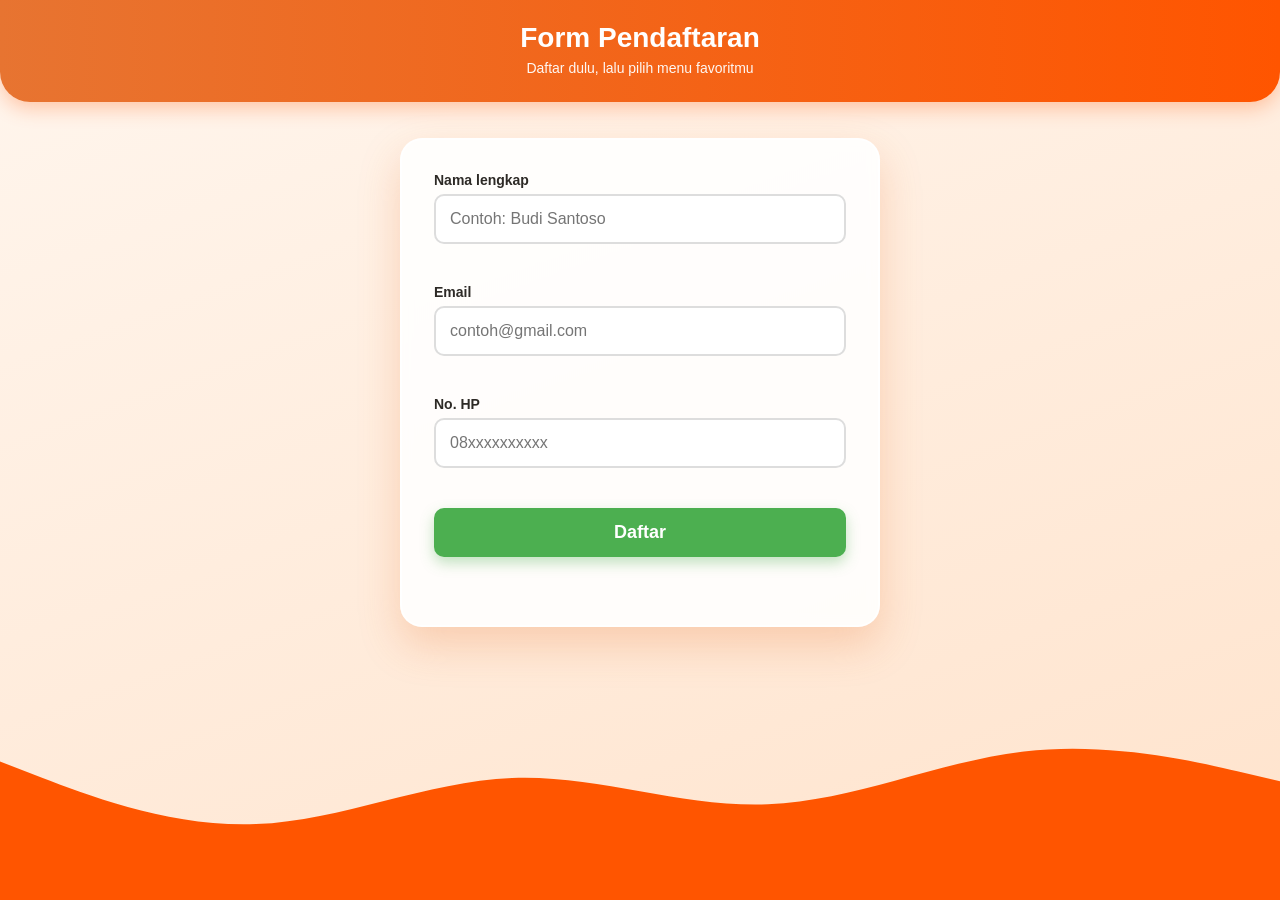
<file: index.html>
<!DOCTYPE html>
<html lang="id">
<head>
  <meta charset="UTF-8">
  <meta name="viewport" content="width=device-width, initial-scale=1.0">
  <title>Daftar - Warung Online</title>
  <link rel="stylesheet" href="style.css">
</head>
<body>
 

  <header class="header">
    <h1> Form Pendaftaran</h1>
    <p>Daftar dulu, lalu pilih menu favoritmu</p>
  </header>

  <main class="jarak">
    <div class="form-box">
      <form id="signupForm" novalidate>
        <div class="field">
          <label for="name">Nama lengkap</label>
          <input type="text" id="name" name="name" placeholder="Contoh: Budi Santoso" autocomplete="name">
          <small class="error" id="err-name"></small>
        </div>

        <div class="field">
          <label for="email">Email</label>
          <input type="email" id="email" name="email" placeholder="contoh@gmail.com" autocomplete="email">
          <small class="error" id="err-email"></small>
        </div>

        <div class="field">
          <label for="phone">No. HP</label>
          <input type="tel" id="phone" name="phone" placeholder="08xxxxxxxxxx" autocomplete="tel" inputmode="tel">
          <small class="error" id="err-phone"></small>
        </div>

        <button type="submit" class="button-class" id="btnDaftar">Daftar</button>
        <p class="form-status" id="formStatus" role="status"></p>
      </form>
    </div>
  </main>

  <svg class="wave" xmlns="http://www.w3.org/2000/svg" viewBox="0 0 1440 320" preserveAspectRatio="none" aria-hidden="true">
    <path fill="#ff5500" fill-opacity="1" d="M0,96L48,122.7C96,149,192,203,288,197.3C384,192,480,128,576,122.7C672,117,768,171,864,165.3C960,160,1056,96,1152,80C1248,64,1344,96,1392,112L1440,128L1440,320L0,320Z"></path>
  </svg>

  <script src="verivikasi.js"></script>
</body>
</html>
</file>
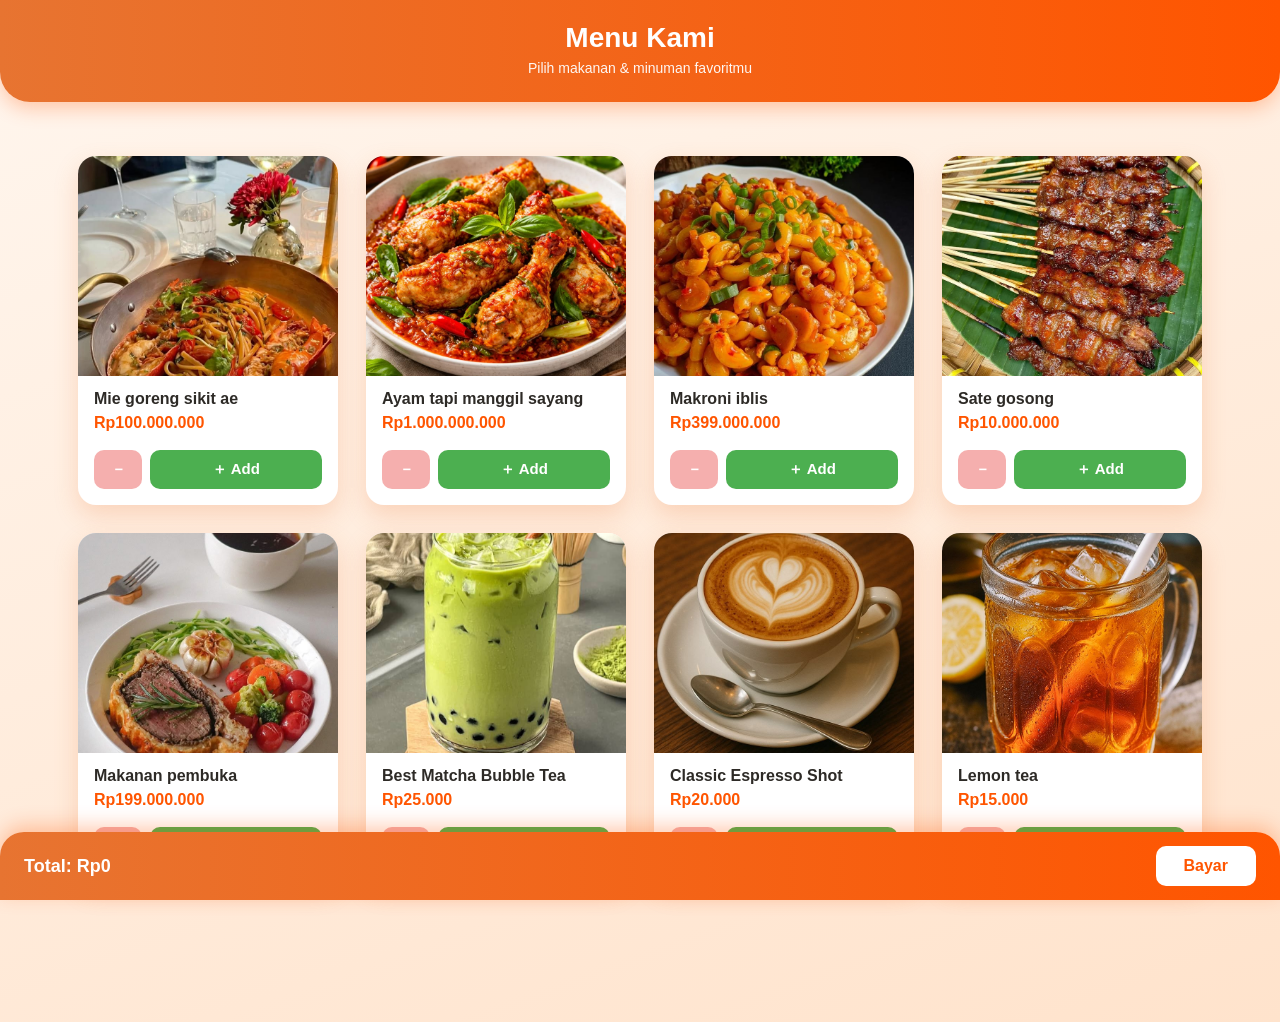
<file: tavmpan.html>
<!DOCTYPE html>
<html lang="id">
<head>
  <meta charset="UTF-8">
  <meta name="viewport" content="width=device-width, initial-scale=1.0">
  <title>Menu - Warung Online</title>
  <link rel="stylesheet" href="style.css">
  <link rel="stylesheet" href="king.css">
</head>
<body>
  

  <header class="header">
    <h1>Menu Kami</h1>
    <p>Pilih makanan &amp; minuman favoritmu</p>
  </header>

  <main class="menu-wrap">
    <p class="hello" id="hello"></p>

  
    <div class="items" id="items"></div>
  </main>

  <footer>
    <p id="total">Total: Rp0</p>
    <button onclick="goToPayment()">Bayar</button>
  </footer>

  <script src="mkan.js"></script>
</body>
</html>
</file>
<file: style.css>
:root {
  --orange: #ff5500;
  --orange-soft: #e77431;
  --green: #4caf50;
  --green-dark: #3e9a42;
  --bg: #fff6ee;
  --text: #2d2a26;
  --red: #d93025;
}

* { box-sizing: border-box; }

body {
  margin: 0;
  min-height: 100vh;
  font-family: 'Poppins', 'Trebuchet MS', 'Segoe UI', Arial, sans-serif;
  color: var(--text);
  background: linear-gradient(160deg, #fff6ee 0%, #ffe3cc 100%);
  position: relative;
  overflow-x: hidden;
}


.header {
  background: linear-gradient(90deg, var(--orange-soft), var(--orange));
  color: #fff;
  text-align: center;
  padding: 22px 16px 26px;
  font-weight: bold;
  border-radius: 0 0 30px 30px;
  box-shadow: 0 6px 20px rgba(255, 85, 0, .3);
  position: relative;
  z-index: 2;
}
.header h1 { margin: 0; font-size: 28px; }
.header p { margin: 6px 0 0; font-size: 14px; font-weight: normal; opacity: .95; }


.deco { position: fixed; inset: 0; pointer-events: none; z-index: 0; }
.deco span {
  position: absolute;
  font-size: 46px;
  opacity: .22;
  animation: float 6s ease-in-out infinite;
}
.deco span:nth-child(1) { top: 14%; left: 6%;  animation-delay: 0s; }
.deco span:nth-child(2) { top: 26%; right: 8%; animation-delay: .8s; font-size: 56px; }
.deco span:nth-child(3) { top: 52%; left: 10%; animation-delay: 1.6s; }
.deco span:nth-child(4) { top: 62%; right: 12%; animation-delay: 2.4s; }
.deco span:nth-child(5) { top: 80%; left: 22%; animation-delay: 3.2s; }
.deco span:nth-child(6) { top: 40%; left: 28%; animation-delay: 4s;   font-size: 34px; }
.deco span:nth-child(7) { top: 18%; right: 28%; animation-delay: 4.8s; font-size: 38px; }
.deco span:nth-child(8) { top: 74%; right: 30%; animation-delay: 5.6s; font-size: 40px; }

@keyframes float {
  0%, 100% { transform: translateY(0) rotate(-6deg); }
  50%      { transform: translateY(-22px) rotate(8deg); }
}


.wave {
  position: fixed;
  left: 0; bottom: 0;
  width: 100%;
  height: 22vh;
  z-index: 0;
  pointer-events: none;
}


.jarak {
  display: flex;
  justify-content: center;
  align-items: center;
  padding: 36px 16px 120px;
  position: relative;
  z-index: 1;
}

.form-box {
  width: 100%;
  max-width: 480px;
  padding: 32px;
  border: 2px solid rgba(255, 255, 255, .8);
  border-radius: 22px;
  background: rgba(255, 255, 255, .88);
  backdrop-filter: blur(6px);
  box-shadow: 0 18px 40px rgba(231, 116, 49, .25);
  animation: muncul .6s ease both;
}
@keyframes muncul {
  from { opacity: 0; transform: translateY(24px); }
  to   { opacity: 1; transform: none; }
}

.form-box form { display: flex; flex-direction: column; gap: 18px; }

.field { display: flex; flex-direction: column; gap: 6px; }
.field label { font-weight: 600; font-size: 14px; }

input {
  padding: 14px;
  font-size: 16px;
  font-family: inherit;
  border-radius: 10px;
  border: 2px solid #ddd;
  outline: none;
  transition: border-color .2s, box-shadow .2s;
  width: 100%;
}
input:focus { border-color: var(--orange-soft); box-shadow: 0 0 0 4px rgba(231, 116, 49, .15); }
input.valid   { border-color: var(--green); }
input.invalid { border-color: var(--red); background: #fff5f5; }

.error { color: var(--red); font-size: 13px; min-height: 16px; }

.button-class {
  background-color: var(--green);
  border: none;
  color: #fff;
  padding: 14px 25px;
  text-align: center;
  text-decoration: none;
  font-size: 18px;
  font-family: inherit;
  font-weight: 600;
  cursor: pointer;
  border-radius: 10px;
  transition: .25s;
  box-shadow: 0 6px 14px rgba(76, 175, 80, .35);
}
.button-class:hover:not(:disabled) { background-color: var(--green-dark); transform: translateY(-2px); }
.button-class:disabled { opacity: .6; cursor: not-allowed; }

.form-status { margin: 0; text-align: center; font-size: 14px; min-height: 18px; }
.form-status.ok  { color: var(--green-dark); font-weight: 600; }
.form-status.bad { color: var(--red); }

.pay-wrap {
  max-width: 640px;
  margin: 30px auto 120px;
  padding: 0 16px;
  position: relative;
  z-index: 1;
}
.card {
  background: rgba(255, 255, 255, .92);
  border-radius: 20px;
  padding: 24px;
  box-shadow: 0 14px 34px rgba(231, 116, 49, .22);
  margin-bottom: 22px;
  animation: muncul .5s ease both;
}
.card h2 { margin: 0 0 14px; font-size: 20px; }

table { width: 100%; border-collapse: collapse; }
th, td { padding: 10px 8px; text-align: left; border-bottom: 1px solid #f0e2d6; font-size: 15px; }
th { color: var(--orange-soft); }
td:nth-child(2), th:nth-child(2) { text-align: center; }
td:nth-child(3), th:nth-child(3) { text-align: right; white-space: nowrap; }

.total-line { font-size: 20px; font-weight: 700; text-align: right; margin: 16px 0 0; }

.pay-row { display: flex; flex-direction: column; gap: 6px; margin-top: 16px; }
.btn-secondary {
  background: #fff;
  color: var(--orange-soft);
  border: 2px solid var(--orange-soft);
  box-shadow: none;
  margin-top: 10px;
}
.btn-secondary:hover:not(:disabled) { background: #fff1e6; }

.kode-box {
  text-align: center;
  background: linear-gradient(135deg, #fff1e6, #ffe0c8);
  border: 2px dashed var(--orange-soft);
  border-radius: 16px;
  padding: 18px;
  margin-top: 14px;
}
.kode-box .label { font-size: 13px; color: #7a6a5c; }
.kode-box .kode { font-size: 32px; font-weight: 800; letter-spacing: 2px; color: var(--orange); margin: 6px 0; }

.notice { font-size: 14px; margin-top: 12px; padding: 10px 12px; border-radius: 10px; }
.notice.ok   { background: #e8f5e9; color: #256029; }
.notice.warn { background: #fff4e0; color: #8a5a00; }
.notice.bad  { background: #fdecea; color: #a52a20; }

.hidden { display: none !important; }

.back-link { display: inline-block; margin-bottom: 14px; color: var(--orange-soft); text-decoration: none; font-weight: 600; }
.back-link:hover { text-decoration: underline; }
</file>
<file: king.css>
.menu-wrap {
  max-width: 1200px;
  margin: 0 auto;
  padding: 30px 20px 140px;
  position: relative;
  z-index: 1;
}

.hello { text-align: center; margin: 0 0 24px; font-size: 18px; }


.items {
  display: grid;
  grid-template-columns: repeat(auto-fill, 260px);
  gap: 28px;
  justify-content: center;
}

.item {
  display: flex;
  flex-direction: column;
  background: #fff;
  border-radius: 18px;
  overflow: hidden;
  box-shadow: 0 10px 24px rgba(231, 116, 49, .22);
  transition: transform .25s, box-shadow .25s;
  animation: muncul .5s ease both;
}
.item:hover { transform: translateY(-6px); box-shadow: 0 16px 30px rgba(231, 116, 49, .35); }


.item img {
  width: 100%;
  height: 220px;
  object-fit: cover;
  display: block;
}

.item .info { padding: 14px 16px 6px; flex: 1; }
.item .nama  { margin: 0 0 6px; font-weight: 600; font-size: 16px; }
.item .harga { margin: 0; color: var(--orange); font-weight: 700; }

.item .aksi {
  display: flex;
  gap: 8px;
  margin: 12px 16px 16px;
}
.item .aksi .tambah { flex: 1; }
.item button {
  padding: 10px;
  border: none;
  border-radius: 10px;
  background: var(--green);
  color: #fff;
  font-family: inherit;
  font-size: 15px;
  font-weight: 600;
  cursor: pointer;
  transition: .2s;
}
.item button:hover:not(:disabled) { background: var(--green-dark); }
.item button.kurang { width: 48px; background: #e53935; flex: none; }
.item button.kurang:hover:not(:disabled) { background: #b71c1c; }
.item button:disabled { opacity: .4; cursor: not-allowed; }
.item button .qty { background: #fff; color: var(--green-dark); border-radius: 999px; padding: 1px 8px; margin-left: 6px; font-size: 13px; }


footer {
  position: fixed;
  left: 0; right: 0; bottom: 0;
  z-index: 5;
  display: flex;
  justify-content: space-between;
  align-items: center;
  gap: 16px;
  padding: 14px 24px;
  background: linear-gradient(90deg, var(--orange-soft), var(--orange));
  color: #fff;
  box-shadow: 0 -6px 20px rgba(255, 85, 0, .3);
  border-radius: 24px 24px 0 0;
}
footer p { margin: 0; font-weight: 700; font-size: 18px; }
footer button {
  padding: 11px 28px;
  border: none;
  border-radius: 10px;
  background: #fff;
  color: var(--orange);
  font-family: inherit;
  font-weight: 700;
  font-size: 16px;
  cursor: pointer;
  transition: .2s;
}
footer button:hover { transform: scale(1.05); }
</file>
